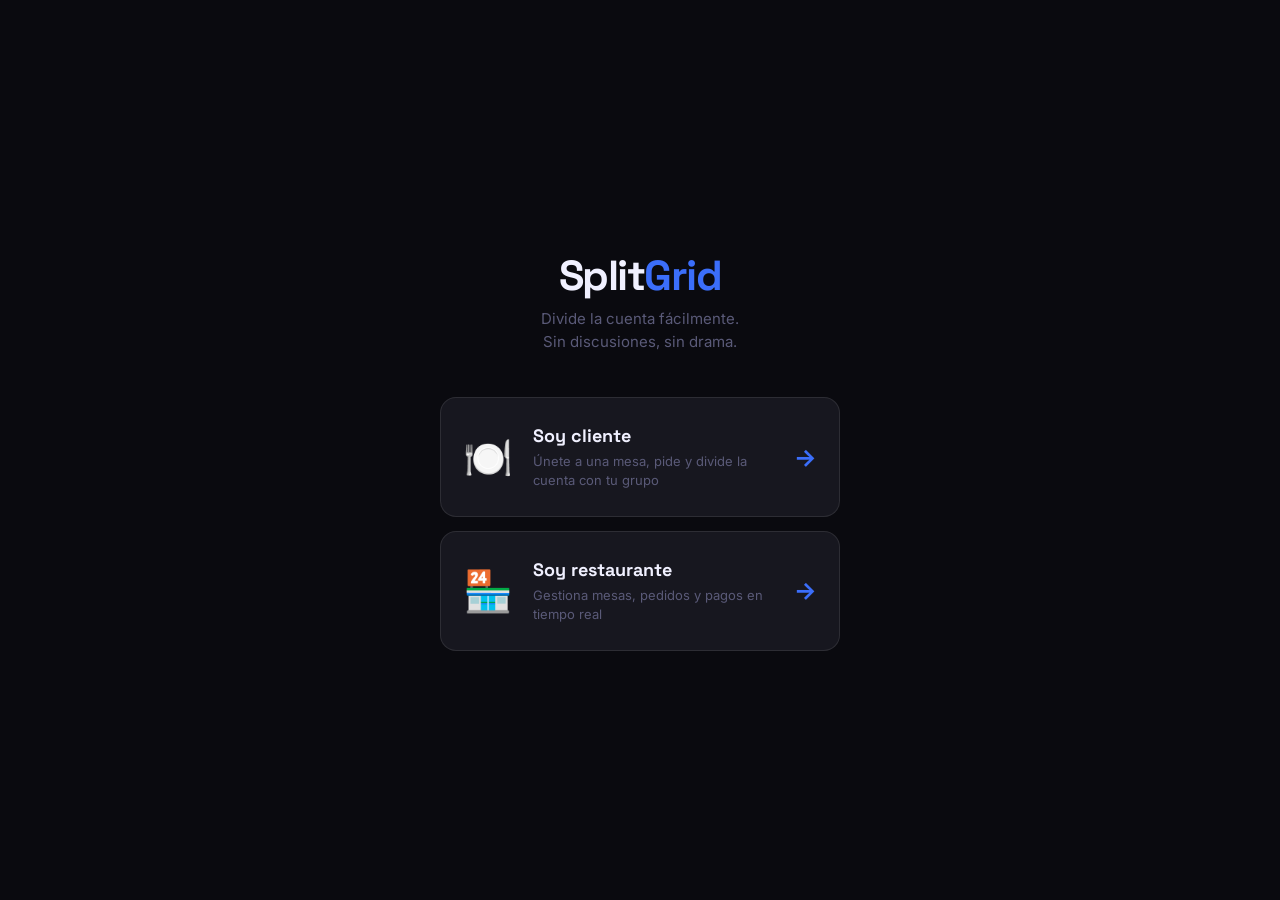
<file: index.html>
<!DOCTYPE html>
<html lang="es">
<head>
<meta charset="UTF-8">
<meta name="viewport" content="width=device-width, initial-scale=1.0">
<title>SplitGrid</title>
<link href="https://fonts.googleapis.com/css2?family=Inter:wght@300;400;500;600;700;800&family=Space+Grotesk:wght@400;500;600;700&display=swap" rel="stylesheet">
<link rel="stylesheet" href="css/splitgrid.css">
<style>
/* La landing sí puede desplazarse (la app bloquea el scroll de la página en splitgrid.css) */
html{overflow:auto}
body{display:flex;align-items:center;justify-content:center;height:auto;min-height:100vh;min-height:100dvh;overflow:visible;background:var(--bg)}
.landing{width:100%;max-width:440px;padding:32px 20px;text-align:center}
.landing-logo{font-family:'Space Grotesk',sans-serif;font-size:42px;font-weight:800;letter-spacing:-1.5px;margin-bottom:6px}
.landing-logo span{color:var(--blue)}
.landing-tagline{font-size:15px;color:var(--text3);margin-bottom:44px;line-height:1.5}
.landing-cards{display:flex;flex-direction:column;gap:14px}
.landing-card{background:var(--bg3);border:1.5px solid var(--border2);border-radius:16px;padding:26px 22px;cursor:pointer;text-align:left;text-decoration:none;display:flex;align-items:center;gap:20px;transition:all .2s}
.landing-card:hover{border-color:var(--blue);transform:translateY(-2px);background:rgba(59,110,250,.05)}
.lc-icon{font-size:40px;flex-shrink:0}
.lc-title{font-family:'Space Grotesk',sans-serif;font-size:18px;font-weight:700;color:var(--text);margin-bottom:5px}
.lc-desc{font-size:13px;color:var(--text3);line-height:1.45}
.lc-arrow{margin-left:auto;font-size:24px;color:var(--blue);font-weight:700;flex-shrink:0}
</style>
</head>
<body>

<div class="landing">
  <div class="landing-logo">Split<span>Grid</span></div>
  <div class="landing-tagline">Divide la cuenta fácilmente.<br>Sin discusiones, sin drama.</div>

  <div class="landing-cards">
    <a class="landing-card" href="splitgrid-cliente.html">
      <div class="lc-icon">🍽️</div>
      <div>
        <div class="lc-title">Soy cliente</div>
        <div class="lc-desc">Únete a una mesa, pide y divide la cuenta con tu grupo</div>
      </div>
      <div class="lc-arrow">→</div>
    </a>
    <a class="landing-card" href="splitgrid-restaurante.html">
      <div class="lc-icon">🏪</div>
      <div>
        <div class="lc-title">Soy restaurante</div>
        <div class="lc-desc">Gestiona mesas, pedidos y pagos en tiempo real</div>
      </div>
      <div class="lc-arrow">→</div>
    </a>
  </div>
</div>

<script src="js/shared.js"></script>
<script>
// Si ya tiene sesión activa, redirigir directo
const _cl = loadClientState();
if (_cl?.user) { window.location.replace('splitgrid-cliente.html'); }
const _db = loadRestDB();
if (_db?._loggedIn) { window.location.replace('splitgrid-restaurante.html'); }
</script>
</body>
</html>
</file>
<file: css/splitgrid.css>
/* ================================================================
   SplitGrid · Shared Stylesheet
   Colombia · Brasil · Francia · Italia · Rusia
   ================================================================ */

@import url('https://fonts.googleapis.com/css2?family=Inter:wght@300;400;500;600;700;800&family=Space+Grotesk:wght@400;500;600;700&display=swap');

*{box-sizing:border-box;margin:0;padding:0}
:root{
  --bg:#0A0A0F;--bg2:#111118;--bg3:#17171F;--bg4:#1E1E2A;
  --border:#ffffff0f;--border2:#ffffff18;
  --text:#F0F0FF;--text2:#9898B8;--text3:#5A5A78;
  --blue:#3B6EFA;--blue2:#2454D4;--blue-glow:rgba(59,110,250,0.25);
  --green:#22C55E;--green-bg:rgba(34,197,94,0.12);
  --red:#EF4444;--red-bg:rgba(239,68,68,0.12);
  --amber:#F59E0B;--amber-bg:rgba(245,158,11,0.12);
  --purple:#A855F7;--purple-bg:rgba(168,85,247,0.12);
  --cyan:#06B6D4;--cyan-bg:rgba(6,182,212,0.12);
  --r:12px;--r2:16px;--r3:20px;
}
html{height:100%;overflow:hidden}
/* 100dvh = alto visible real en celulares (100vh incluye la barra del navegador y corta la app) */
body{font-family:'Inter',sans-serif;background:var(--bg);color:var(--text);height:100vh;height:100dvh;display:flex;overflow:hidden;overscroll-behavior:none}

/* ── APP ROOT ── */
#app{height:100%;display:flex;width:100%;min-height:0}

/* ── SIDEBAR ── */
.sidebar{width:220px;height:100%;background:var(--bg2);border-right:1px solid var(--border);display:flex;flex-direction:column;flex-shrink:0;transition:width .22s ease}
.sidebar-logo{padding:20px 16px 16px;border-bottom:1px solid var(--border);display:flex;align-items:center;justify-content:space-between;gap:8px}
.logo-mark{font-family:'Space Grotesk',sans-serif;font-size:20px;font-weight:700;letter-spacing:-0.5px;white-space:nowrap;overflow:hidden}
.logo-mark span{color:var(--blue)}
.logo-sub{font-size:11px;color:var(--text3);margin-top:2px}
.nav{padding:16px 12px;flex:1;overflow-y:auto;overflow-x:hidden}
.nav-section{font-size:10px;font-weight:600;color:var(--text3);letter-spacing:1px;text-transform:uppercase;padding:0 8px;margin:16px 0 6px}
.nav-item{display:flex;align-items:center;gap:10px;padding:9px 10px;border-radius:var(--r);font-size:13.5px;font-weight:500;color:var(--text2);cursor:pointer;transition:all .15s;margin-bottom:2px;border:none;background:none;width:100%;text-align:left;font-family:'Inter',sans-serif}
.nav-item:hover{background:var(--bg4);color:var(--text)}
.nav-item.active{background:rgba(59,110,250,0.15);color:var(--blue)}
.nav-icon{font-size:16px;width:20px;text-align:center}
.nav-badge{margin-left:auto;background:var(--blue);color:white;font-size:10px;font-weight:700;padding:2px 7px;border-radius:100px}
.sidebar-footer{padding:16px 12px;border-top:1px solid var(--border)}
.user-chip{background:var(--bg4);border-radius:var(--r);padding:10px 12px;display:flex;align-items:center;gap:10px}
.user-avatar{width:32px;height:32px;background:linear-gradient(135deg,var(--blue),var(--purple));border-radius:50%;display:flex;align-items:center;justify-content:center;font-size:13px;font-weight:700;flex-shrink:0}
.user-name{font-size:13px;font-weight:600}
.user-sub{font-size:11px;color:var(--text3)}
.rest-avatar{width:32px;height:32px;background:linear-gradient(135deg,var(--blue),var(--purple));border-radius:8px;display:flex;align-items:center;justify-content:center;font-size:13px;font-weight:700;flex-shrink:0}
.rest-name{font-size:13px;font-weight:600}
.rest-plan{font-size:11px;color:var(--text3)}

/* ── MAIN ── */
.main{flex:1;display:flex;flex-direction:column;overflow:hidden;min-width:0;min-height:0}
.topbar{height:56px;flex-shrink:0;border-bottom:1px solid var(--border);display:flex;align-items:center;padding:0 24px;gap:12px;background:var(--bg2)}
.topbar-title{font-family:'Space Grotesk',sans-serif;font-size:16px;font-weight:600;flex:1;min-width:0;white-space:nowrap;overflow:hidden;text-overflow:ellipsis}
.topbar-actions{display:flex;gap:8px;align-items:center;flex-shrink:0}
.topbar-live{display:flex;align-items:center;gap:6px}
.live-dot{width:7px;height:7px;background:var(--green);border-radius:50%;animation:pulse 2s infinite}
@keyframes pulse{0%,100%{opacity:1}50%{opacity:.3}}
.live-label{font-size:11px;color:var(--green);font-weight:600}
.content{flex:1;overflow-y:auto;padding:24px}
.content::-webkit-scrollbar{width:4px}
.content::-webkit-scrollbar-thumb{background:var(--bg4);border-radius:2px}
.panel{display:none}.panel.active{display:block}

/* ── BUTTONS ── */
.btn{display:inline-flex;align-items:center;gap:6px;padding:8px 16px;border-radius:var(--r);font-family:'Inter',sans-serif;font-size:13px;font-weight:500;cursor:pointer;border:none;transition:all .15s}
.btn:active{transform:scale(0.97)}
.btn:disabled{opacity:.45;cursor:not-allowed;pointer-events:none}
.btn-primary{background:var(--blue);color:white}.btn-primary:hover{background:var(--blue2)}
.btn-success{background:var(--green);color:#fff}.btn-success:hover{filter:brightness(1.1)}
.btn-danger{background:var(--red-bg);color:var(--red);border:1px solid rgba(239,68,68,.2)}.btn-danger:hover{background:rgba(239,68,68,.2)}
.btn-ghost{background:var(--bg4);color:var(--text2);border:1px solid var(--border2)}.btn-ghost:hover{color:var(--text)}
.btn-sm{padding:6px 12px;font-size:12px}
.btn-full{width:100%;justify-content:center}
.btn-lg{padding:14px 20px;font-size:15px;font-weight:600;border-radius:var(--r2)}

/* ── BADGES ── */
.badge{display:inline-flex;align-items:center;gap:3px;font-size:11px;font-weight:600;padding:3px 8px;border-radius:100px}
.badge-green{background:var(--green-bg);color:var(--green)}
.badge-red{background:var(--red-bg);color:var(--red)}
.badge-amber{background:var(--amber-bg);color:var(--amber)}
.badge-blue{background:rgba(59,110,250,0.15);color:var(--blue)}
.badge-purple{background:var(--purple-bg);color:var(--purple)}
.badge-cyan{background:var(--cyan-bg);color:var(--cyan)}
.badge-gray{background:var(--bg4);color:var(--text3);border:1px solid var(--border2)}

/* ── STATS ── */
.stats-row{display:grid;grid-template-columns:repeat(4,1fr);gap:12px;margin-bottom:20px}
.stat-card{background:var(--bg3);border:1px solid var(--border);border-radius:var(--r2);padding:18px 20px}
.stat-label{font-size:11px;font-weight:600;color:var(--text3);text-transform:uppercase;letter-spacing:.5px;margin-bottom:8px}
.stat-value{font-family:'Space Grotesk',sans-serif;font-size:26px;font-weight:700;letter-spacing:-1px}
.stat-badge{display:inline-flex;align-items:center;gap:3px;font-size:11px;font-weight:600;padding:3px 8px;border-radius:100px;margin-top:6px}

/* ── SECTION HEADER ── */
.section-header{display:flex;align-items:center;justify-content:space-between;margin-bottom:14px}
.section-title{font-family:'Space Grotesk',sans-serif;font-size:15px;font-weight:600}

/* ── ORDERS ── */
.orders-list{display:flex;flex-direction:column;gap:8px}
.order-item{background:var(--bg3);border:1px solid var(--border);border-radius:var(--r2);padding:14px 16px;display:flex;align-items:center;gap:12px}
.order-item.mine{border-color:rgba(59,110,250,0.3);background:linear-gradient(135deg,var(--bg3),rgba(59,110,250,0.05))}
.order-emoji{width:42px;height:42px;background:var(--bg4);border-radius:var(--r);display:flex;align-items:center;justify-content:center;font-size:20px;flex-shrink:0}
.order-name{font-size:14px;font-weight:600}
.order-person{font-size:12px;color:var(--text3);margin-top:1px}
.order-price{font-family:'Space Grotesk',sans-serif;font-size:15px;font-weight:700;flex-shrink:0}

/* ── TABLE CARDS ── */
.tables-grid{display:grid;grid-template-columns:repeat(auto-fill,minmax(175px,1fr));gap:12px;margin-bottom:24px}
.table-card{background:var(--bg3);border:1px solid var(--border);border-radius:var(--r2);padding:16px;cursor:pointer;transition:all .2s;position:relative;overflow:hidden}
.table-card:hover{border-color:var(--border2);transform:translateY(-1px)}
.table-card.occupied{border-color:rgba(59,110,250,0.4);background:linear-gradient(135deg,var(--bg3),rgba(59,110,250,0.06))}
.table-card.paying{border-color:rgba(245,158,11,0.4);background:linear-gradient(135deg,var(--bg3),rgba(245,158,11,0.06))}
.table-card.free{opacity:.7}
.table-glow{position:absolute;top:0;right:0;width:60px;height:60px;border-radius:50%;filter:blur(20px);pointer-events:none}
.table-card.occupied .table-glow{background:var(--blue-glow)}
.table-card.paying .table-glow{background:rgba(245,158,11,0.2)}
.table-num{font-family:'Space Grotesk',sans-serif;font-size:22px;font-weight:700;margin-bottom:4px}
.table-avatars{display:flex;margin-bottom:8px}
.t-av{width:24px;height:24px;border-radius:50%;border:2px solid var(--bg3);font-size:9px;font-weight:700;display:flex;align-items:center;justify-content:center;margin-right:-6px}
.table-total{font-size:13px;font-weight:600}
.table-meta{font-size:11px;color:var(--text3);margin-top:2px}

/* ── DETAIL LAYOUT ── */
.detail-layout{display:grid;grid-template-columns:1fr 340px;gap:16px}
.person-breakdown{background:var(--bg3);border:1px solid var(--border);border-radius:var(--r2);padding:18px}
.pb-title{font-size:11px;font-weight:700;color:var(--text3);text-transform:uppercase;letter-spacing:.5px;margin-bottom:14px}
.pb-row{display:flex;justify-content:space-between;align-items:center;padding:8px 0;border-bottom:1px solid var(--border)}
.pb-row:last-of-type{border-bottom:none}
.pb-label{font-size:13px;color:var(--text3)}
.pb-val{font-size:13px;font-weight:600}
.pb-person{background:var(--bg4);border-radius:var(--r);padding:12px 14px;margin-bottom:8px;display:flex;align-items:center;gap:10px}
.pb-av{width:32px;height:32px;border-radius:50%;font-size:11px;font-weight:700;display:flex;align-items:center;justify-content:center;flex-shrink:0}
.pb-name{font-size:13px;font-weight:600;flex:1}
.pb-amount{font-family:'Space Grotesk',sans-serif;font-size:15px;font-weight:700}
.total-box{background:linear-gradient(135deg,rgba(59,110,250,0.15),rgba(168,85,247,0.1));border:1px solid rgba(59,110,250,0.3);border-radius:var(--r2);padding:16px;margin-top:12px}
.total-label{font-size:11px;font-weight:600;color:var(--text3);text-transform:uppercase;letter-spacing:.5px}
.total-amount{font-family:'Space Grotesk',sans-serif;font-size:28px;font-weight:800;letter-spacing:-1px;margin:4px 0}
.total-meta{font-size:12px;color:var(--text2)}

/* ── RESTAURANT BAR ── */
.restaurant-bar{background:var(--bg3);border:1px solid var(--border);border-radius:var(--r2);padding:16px 20px;margin-bottom:20px;display:flex;align-items:center;justify-content:space-between;gap:16px;flex-wrap:wrap}
.restaurant-info{display:flex;align-items:center;gap:14px}
.restaurant-icon{width:44px;height:44px;background:linear-gradient(135deg,rgba(59,110,250,.25),rgba(168,85,247,.15));border:1px solid rgba(59,110,250,.2);border-radius:var(--r);display:flex;align-items:center;justify-content:center;font-size:22px}
.stat-pills{display:flex;gap:8px;flex-wrap:wrap}
.stat-pill{background:var(--bg4);border:1px solid var(--border2);border-radius:100px;padding:5px 12px;font-size:12px;color:var(--text2);display:flex;align-items:center;gap:4px}
.stat-pill strong{color:var(--text)}

/* ── AVATAR STRIP ── */
.avatar-strip{display:flex;gap:6px;margin-bottom:20px;flex-wrap:wrap}
.av-chip{display:flex;align-items:center;gap:7px;background:var(--bg3);border:1px solid var(--border);border-radius:var(--r);padding:6px 12px}
.av-chip.me{border-color:rgba(59,110,250,.4);background:rgba(59,110,250,.08)}
.av-dot{width:26px;height:26px;border-radius:50%;font-size:9px;font-weight:700;display:flex;align-items:center;justify-content:center;flex-shrink:0}
.av-name{font-size:12px;font-weight:500;color:var(--text2)}
.av-chip.me .av-name{color:var(--text)}

/* ── FORMS ── */
.form-section{background:var(--bg3);border:1px solid var(--border);border-radius:var(--r2);padding:20px;margin-bottom:16px}
.form-title{font-size:14px;font-weight:600;margin-bottom:16px;padding-bottom:12px;border-bottom:1px solid var(--border)}
.form-row{display:grid;grid-template-columns:1fr 1fr;gap:12px;margin-bottom:12px}
.form-group{display:flex;flex-direction:column;gap:5px;margin-bottom:12px}
label{font-size:12px;font-weight:500;color:var(--text3)}
input,select,textarea{background:var(--bg4);border:1px solid var(--border2);border-radius:var(--r);padding:9px 12px;font-family:'Inter',sans-serif;font-size:13.5px;color:var(--text);outline:none;transition:border-color .15s;width:100%}
input:focus,select:focus,textarea:focus{border-color:var(--blue)}
input::placeholder,textarea::placeholder{color:var(--text3)}
select option{background:var(--bg3)}

/* ── PAYMENT METHODS ── */
.method-card{background:var(--bg3);border:1.5px solid var(--border2);border-radius:var(--r2);padding:15px 18px;display:flex;align-items:center;gap:14px;cursor:pointer;transition:all .15s;margin-bottom:8px}
.method-card:hover{border-color:rgba(59,110,250,.3)}
.method-card.selected{border-color:var(--blue);background:rgba(59,110,250,.07)}
.m-icon{width:42px;height:42px;border-radius:var(--r);display:flex;align-items:center;justify-content:center;font-size:20px;flex-shrink:0}
.m-name{font-size:14px;font-weight:600}
.m-sub{font-size:12px;color:var(--text3);margin-top:1px}
.m-radio{width:20px;height:20px;border-radius:50%;border:2px solid var(--border2);margin-left:auto;flex-shrink:0;display:flex;align-items:center;justify-content:center;transition:all .15s}
.method-card.selected .m-radio{border-color:var(--blue);background:var(--blue)}
.method-card.selected .m-radio::after{content:'✓';color:white;font-size:10px;font-weight:800}

/* ── MODAL ── */
.modal-overlay{position:fixed;inset:0;background:rgba(0,0,0,.7);backdrop-filter:blur(8px);z-index:200;display:flex;align-items:center;justify-content:center;padding:16px;opacity:0;pointer-events:none;transition:opacity .2s}
.modal-overlay.open{opacity:1;pointer-events:all}
.modal{background:var(--bg3);border:1px solid var(--border2);border-radius:var(--r3);width:100%;max-width:520px;max-height:85vh;max-height:85dvh;overflow-y:auto;transform:scale(.95) translateY(10px);transition:transform .2s}
.modal-overlay.open .modal{transform:scale(1) translateY(0)}
.modal-head{padding:20px 24px 16px;border-bottom:1px solid var(--border);display:flex;justify-content:space-between;align-items:center;position:sticky;top:0;background:var(--bg3);z-index:1}
.modal-title{font-family:'Space Grotesk',sans-serif;font-size:17px;font-weight:700}
.modal-body{padding:20px 24px}
.modal-foot{padding:16px 24px;border-top:1px solid var(--border);display:flex;gap:10px}

/* ── MENU ── */
.menu-grid{display:grid;grid-template-columns:repeat(auto-fill,minmax(220px,1fr));gap:12px}
.menu-item{background:var(--bg3);border:1px solid var(--border);border-radius:var(--r2);overflow:hidden;transition:all .2s}
.menu-item:hover{border-color:var(--border2)}
.menu-item-img{height:100px;background:var(--bg4);display:flex;align-items:center;justify-content:center;font-size:38px;position:relative}
.menu-item-body{padding:12px 14px}
.menu-item-name{font-size:14px;font-weight:600;margin-bottom:2px}
.menu-item-cat{font-size:11px;color:var(--text3);margin-bottom:10px}
.menu-item-footer{display:flex;align-items:center;justify-content:space-between}
.menu-item-price{font-family:'Space Grotesk',sans-serif;font-size:15px;font-weight:700}
.toggle{width:36px;height:20px;background:var(--bg4);border-radius:100px;border:1px solid var(--border2);cursor:pointer;position:relative;transition:all .2s;flex-shrink:0}
.toggle.on{background:var(--green);border-color:var(--green)}
.toggle::after{content:'';position:absolute;top:2px;left:2px;width:14px;height:14px;border-radius:50%;background:white;transition:left .2s}
.toggle.on::after{left:18px}

/* ── TABS ── */
.tabs-row{display:flex;gap:4px;background:var(--bg3);border:1px solid var(--border);border-radius:var(--r);padding:4px;margin-bottom:20px}
.tab-btn{flex:1;padding:7px;text-align:center;border-radius:8px;font-size:13px;font-weight:500;cursor:pointer;color:var(--text3);transition:all .15s;border:none;background:none;font-family:'Inter',sans-serif}
.tab-btn.active{background:var(--bg4);color:var(--text)}
.cat-row{display:flex;gap:6px;overflow-x:auto;padding-bottom:4px;margin-bottom:16px}
.cat-row::-webkit-scrollbar{height:0}
.cat-pill{padding:6px 14px;border-radius:100px;font-size:12px;font-weight:600;cursor:pointer;white-space:nowrap;transition:all .15s;border:1px solid var(--border2);background:var(--bg3);color:var(--text3);font-family:'Inter',sans-serif}
.cat-pill.active{background:var(--blue);border-color:var(--blue);color:white}

/* ── MISC ── */
.divider{display:flex;align-items:center;gap:10px;margin:14px 0}
.div-line{flex:1;height:1px;background:var(--border)}
.div-text{font-size:11px;color:var(--text3)}
.empty{text-align:center;padding:40px 16px;color:var(--text3)}
.empty-icon{font-size:36px;margin-bottom:8px}
.receipt-card{background:var(--bg3);border:1px solid var(--border2);border-radius:var(--r2);padding:20px;margin-bottom:12px}
.rr{display:flex;justify-content:space-between;align-items:center;padding:9px 0;border-bottom:1px solid var(--border)}
.rr:last-child{border-bottom:none}
.rr-k{font-size:13px;color:var(--text3)}
.rr-v{font-size:13px;font-weight:600}
.stars-row{display:flex;gap:6px;justify-content:center;margin:14px 0 4px}
.star{font-size:24px;cursor:pointer;opacity:.25;transition:opacity .15s;color:var(--amber)}
.star.lit{opacity:1}
.qr-pattern{width:160px;height:160px;background:repeating-conic-gradient(#000 0% 25%,#fff 0% 50%) 0 0/10px 10px;border-radius:4px}
.qr-zone{background:var(--bg4);border:2px dashed var(--border2);border-radius:var(--r2);padding:32px;text-align:center;cursor:pointer;transition:all .2s;margin-bottom:14px}
.qr-zone:hover{border-color:var(--blue);background:rgba(59,110,250,.05)}

/* ── TOAST ── */
.toast{position:fixed;bottom:20px;right:20px;background:var(--bg3);border:1px solid var(--border2);color:var(--text);padding:12px 18px;border-radius:var(--r);font-size:13px;font-weight:500;z-index:999;transform:translateY(80px);transition:transform .3s cubic-bezier(.34,1.56,.64,1);display:flex;align-items:center;gap:8px;box-shadow:0 8px 24px rgba(0,0,0,.4)}
.toast.show{transform:translateY(0)}

/* ── AUTH SCREEN ── */
.auth-screen{flex:1;display:flex;align-items:center;justify-content:center;min-height:100vh;min-height:100dvh;background:var(--bg)}
.auth-card{background:var(--bg3);border:1px solid var(--border2);border-radius:var(--r3);padding:40px;width:100%;max-width:460px}
.auth-logo{font-family:'Space Grotesk',sans-serif;font-size:30px;font-weight:800;letter-spacing:-1px;margin-bottom:4px}
.auth-logo span{color:var(--blue)}
.auth-sub{font-size:14px;color:var(--text3);margin-bottom:28px}
.auth-divider{display:flex;align-items:center;gap:10px;margin:16px 0}
.auth-divider-line{flex:1;height:1px;background:var(--border)}
.auth-divider-text{font-size:11px;color:var(--text3)}
.auth-big-btn{width:100%;padding:13px;border-radius:var(--r2);font-size:14px;font-weight:600;font-family:'Inter',sans-serif;cursor:pointer;border:none;display:flex;align-items:center;justify-content:center;gap:10px;transition:all .15s;margin-bottom:8px}
.auth-big-btn:active{transform:scale(.97)}
.auth-btn-google{background:white;color:#1F1F1F}
.auth-btn-ghost{background:var(--bg4);color:var(--text);border:1px solid var(--border2)}
.auth-btn-ghost:hover{background:var(--bg3)}
.error-msg{background:var(--red-bg);border:1px solid rgba(239,68,68,.2);border-radius:var(--r);padding:10px 14px;font-size:13px;color:var(--red);margin-bottom:14px}
.info-msg{background:rgba(59,110,250,.1);border:1px solid rgba(59,110,250,.2);border-radius:var(--r);padding:10px 14px;font-size:13px;color:var(--blue);margin-bottom:14px}

/* ── ROLE SELECTOR ── */
.role-grid{display:grid;grid-template-columns:1fr 1fr;gap:10px;margin-bottom:20px}
.role-card{background:var(--bg4);border:1.5px solid var(--border2);border-radius:var(--r2);padding:20px 16px;cursor:pointer;display:flex;flex-direction:column;align-items:center;gap:8px;transition:all .15s;font-family:'Inter',sans-serif}
.role-card:hover{border-color:var(--blue);background:rgba(59,110,250,.05)}
.role-card.selected{border-color:var(--blue);background:rgba(59,110,250,.1)}
.role-icon{font-size:28px}
.role-name{font-size:14px;font-weight:600;color:var(--text)}
.role-desc{font-size:11px;color:var(--text3);text-align:center}

/* ── SHARE SELECTOR ── */
.share-person-list{display:flex;flex-direction:column;gap:6px;margin-bottom:12px}
.share-person-item{display:flex;align-items:center;gap:10px;background:var(--bg4);border:1.5px solid var(--border2);border-radius:var(--r);padding:10px 12px;cursor:pointer;transition:all .15s}
.share-person-item:hover{border-color:var(--border2)}
.share-person-item.selected{border-color:var(--blue);background:rgba(59,110,250,.08)}
.share-checkbox{width:18px;height:18px;border-radius:4px;border:1.5px solid var(--border2);margin-left:auto;display:flex;align-items:center;justify-content:center;transition:all .15s;flex-shrink:0}
.share-person-item.selected .share-checkbox{background:var(--blue);border-color:var(--blue)}
.share-person-item.selected .share-checkbox::after{content:'✓';color:white;font-size:10px;font-weight:800}
.share-all-btn{background:rgba(34,197,94,.1);border:1.5px solid rgba(34,197,94,.3);border-radius:var(--r);padding:10px 14px;display:flex;align-items:center;gap:10px;cursor:pointer;font-size:13px;font-weight:600;color:var(--green);transition:all .15s;margin-bottom:10px;width:100%;font-family:'Inter',sans-serif}
.share-all-btn:hover{background:rgba(34,197,94,.15)}
.share-all-btn.selected{background:rgba(34,197,94,.2);border-color:var(--green)}

/* ── PROXY GUEST ── */
.proxy-guest-list{display:flex;flex-direction:column;gap:6px}
.proxy-guest-item{display:flex;align-items:center;gap:10px;background:var(--bg4);border:1px solid var(--border2);border-radius:var(--r);padding:8px 12px}
.proxy-guest-badge{font-size:10px;font-weight:600;padding:2px 7px;border-radius:100px;background:var(--cyan-bg);color:var(--cyan);margin-left:auto;white-space:nowrap}

/* ── SIDEBAR TOGGLE BUTTON ── */
.sidebar-toggle{background:none;border:none;color:var(--text3);cursor:pointer;font-size:15px;padding:5px 7px;border-radius:var(--r);transition:all .15s;line-height:1;flex-shrink:0}
.sidebar-toggle:hover{color:var(--text);background:var(--bg4)}

/* ── SIDEBAR COLLAPSED STATE ── */
.sidebar.collapsed{width:60px}
.sidebar.collapsed .logo-sub,
.sidebar.collapsed .nav-section,
.sidebar.collapsed .nav-label,
.sidebar.collapsed .nav-badge,
.sidebar.collapsed .user-info,
.sidebar.collapsed .rest-info,
.sidebar.collapsed .sidebar-footer .btn{display:none}
.sidebar.collapsed .nav-item{justify-content:center;padding:9px 0;gap:0}
.sidebar.collapsed .nav{padding:16px 6px}
.sidebar.collapsed .user-chip{justify-content:center;padding:10px 6px}
.sidebar.collapsed .sidebar-footer{padding:12px 6px}
.sidebar.collapsed .sidebar-logo{justify-content:center;padding:18px 6px 16px}
.sidebar.collapsed .logo-mark{font-size:0}
.sidebar.collapsed .sidebar-toggle{font-size:16px}

/* ── MOBILE SIDEBAR BACKDROP ── */
.sidebar-backdrop{display:none;position:fixed;inset:0;background:rgba(0,0,0,.6);z-index:99;backdrop-filter:blur(4px);cursor:pointer}
.sidebar-backdrop.open{display:block}
.topbar-menu-btn{display:none;background:none;border:none;color:var(--text2);cursor:pointer;font-size:22px;padding:4px 8px;border-radius:var(--r);transition:color .15s;line-height:1;flex-shrink:0}
.topbar-menu-btn:hover{color:var(--text)}

/* ── RESPONSIVE ── */
@media(max-width:900px){
  .stats-row{grid-template-columns:repeat(2,1fr)!important}
}
@media(max-width:768px){
  .topbar-menu-btn{display:flex;align-items:center}
  .sidebar{position:fixed;left:-240px;top:0;bottom:0;z-index:100;transition:left .25s;width:220px!important;min-height:unset;height:auto;overflow-y:auto;overscroll-behavior:contain}
  .sidebar.mobile-open{left:0}
  .sidebar-toggle{display:none}
  .main{width:100%;min-width:0;overflow:hidden}
  .content{overflow-y:auto;-webkit-overflow-scrolling:touch;overscroll-behavior:contain;min-height:0}
  .stats-row{grid-template-columns:repeat(2,1fr)!important}
  .detail-layout{grid-template-columns:1fr!important}
  .form-row{grid-template-columns:1fr!important}
  .topbar{padding:0 12px;gap:6px}
  .topbar-actions{gap:4px}
  .topbar-live{display:none!important}
  .topbar-title{font-size:14px}
}
@media(max-width:480px){
  .stats-row{grid-template-columns:1fr!important}
  .content{padding:16px}
  #topbar-currency{display:none}
  .topbar-actions .btn-primary{font-size:12px;padding:7px 10px}
}
</file>
